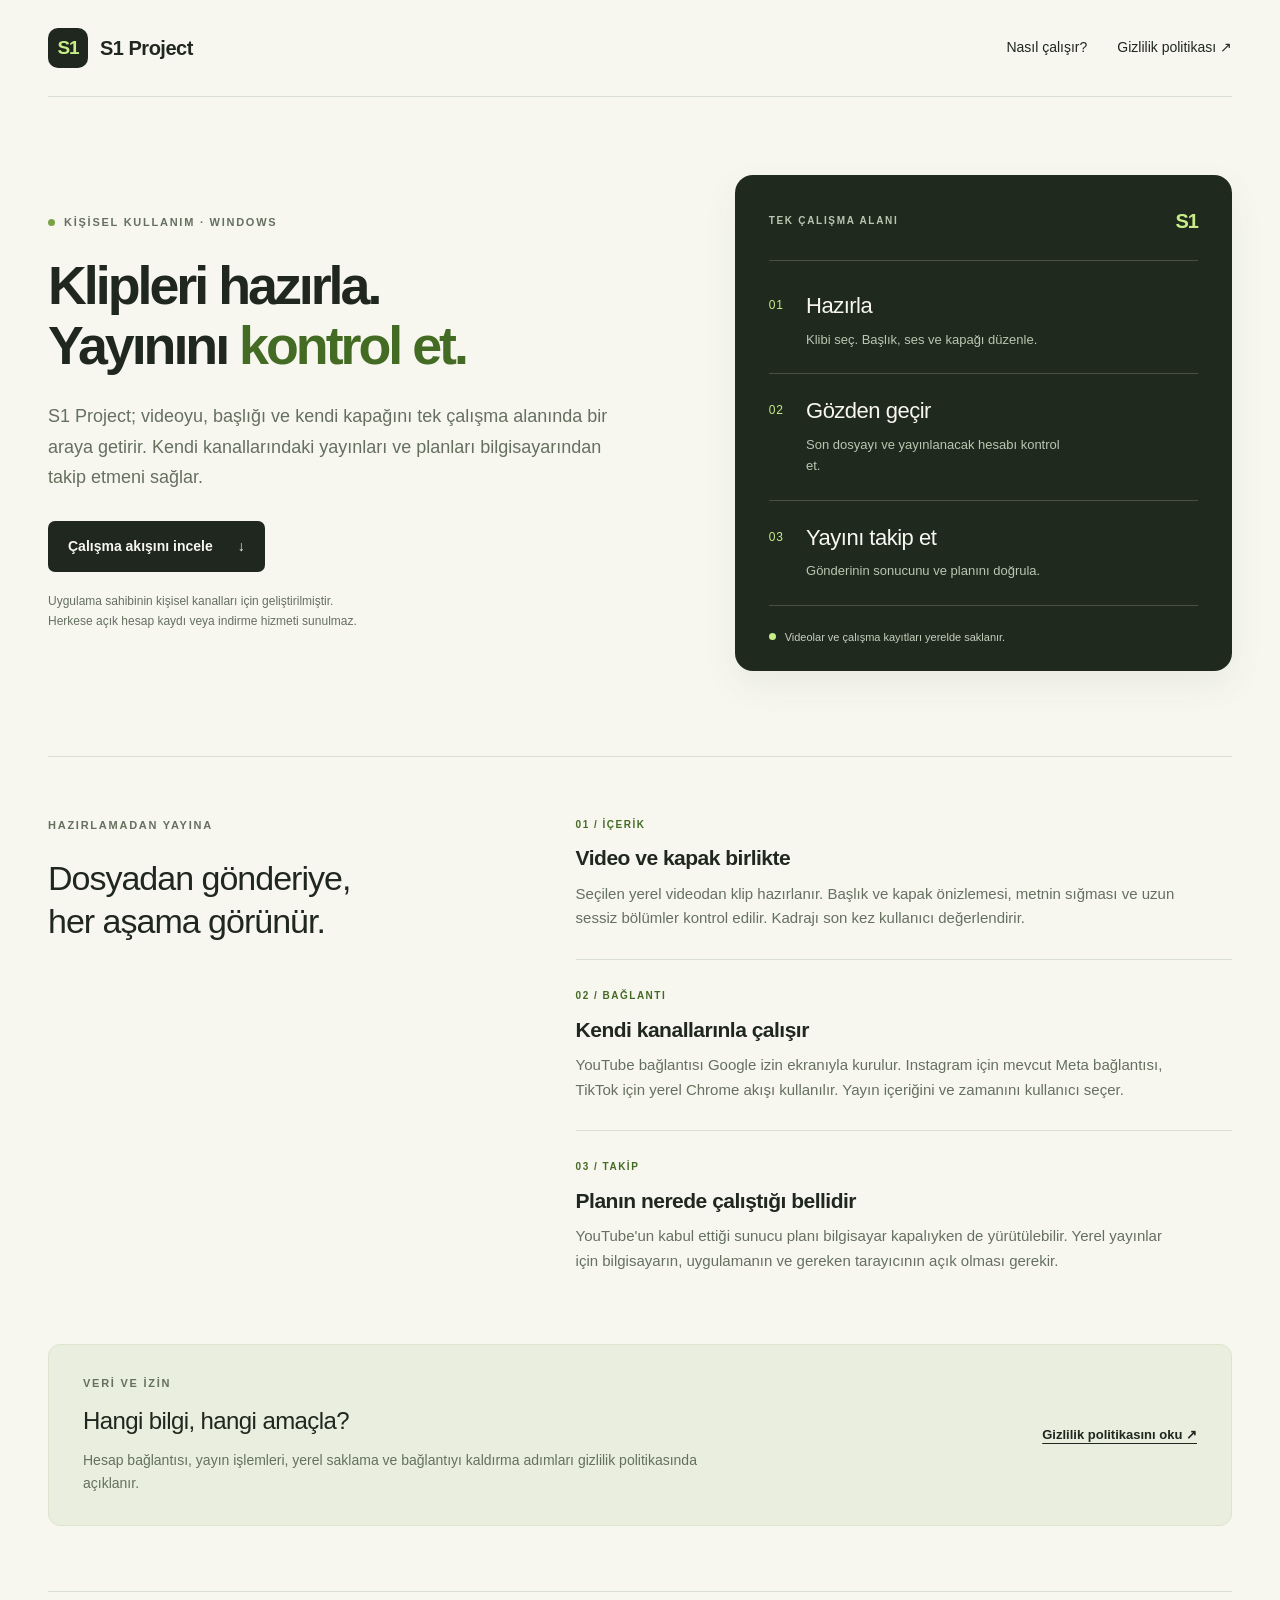
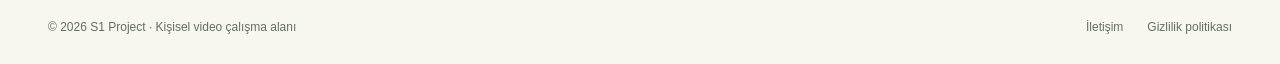
<file: index.html>
<!doctype html>
<html lang="tr">
<head>
  <meta charset="utf-8">
  <meta name="viewport" content="width=device-width,initial-scale=1">
  <meta name="robots" content="noindex">
  <meta name="description" content="S1 Project, kişisel video kliplerini hazırlamak ve kendi sosyal medya kanallarındaki yayınlarını yönetmek için kullanılan yerel bir Windows uygulamasıdır.">
  <title>S1 Project — Kişisel video çalışma alanı</title>
  <link rel="icon" href="assets/mark.svg" type="image/svg+xml">
  <link rel="stylesheet" href="assets/site.css">
</head>
<body>
  <a class="skip" href="#icerik">İçeriğe geç</a>
  <header class="site-header wrap">
    <a class="brand" href="index.html" aria-label="S1 Project ana sayfa"><span class="brand-mark" aria-hidden="true">S1</span><span>S1 Project</span></a>
    <nav aria-label="Ana menü"><a href="#isleyis">Nasıl çalışır?</a><a href="privacy.html">Gizlilik politikası <span aria-hidden="true">↗</span></a></nav>
  </header>
  <main id="icerik">
    <section class="hero wrap" aria-labelledby="hero-title">
      <div class="hero-copy">
        <p class="eyebrow"><span class="dot" aria-hidden="true"></span> KİŞİSEL KULLANIM · WINDOWS</p>
        <h1 id="hero-title">Klipleri hazırla.<br>Yayınını <span>kontrol et.</span></h1>
        <p class="lead">S1 Project; videoyu, başlığı ve kendi kapağını tek çalışma alanında bir araya getirir. Kendi kanallarındaki yayınları ve planları bilgisayarından takip etmeni sağlar.</p>
        <a class="button" href="#isleyis">Çalışma akışını incele <span aria-hidden="true">↓</span></a>
        <p class="hero-note">Uygulama sahibinin kişisel kanalları için geliştirilmiştir.<br>Herkese açık hesap kaydı veya indirme hizmeti sunulmaz.</p>
      </div>
      <div class="workflow" aria-label="Hazırlamadan yayın doğrulamasına üç adım">
        <div class="workflow-top"><span>TEK ÇALIŞMA ALANI</span><span class="small-mark" aria-hidden="true">S1</span></div>
        <ol>
          <li><span class="step">01</span><div><h2>Hazırla</h2><p>Klibi seç. Başlık, ses ve kapağı düzenle.</p></div></li>
          <li><span class="step">02</span><div><h2>Gözden geçir</h2><p>Son dosyayı ve yayınlanacak hesabı kontrol et.</p></div></li>
          <li><span class="step">03</span><div><h2>Yayını takip et</h2><p>Gönderinin sonucunu ve planını doğrula.</p></div></li>
        </ol>
        <div class="workflow-foot"><span class="dot" aria-hidden="true"></span> Videolar ve çalışma kayıtları yerelde saklanır.</div>
      </div>
    </section>
    <section id="isleyis" class="details wrap" aria-labelledby="details-title">
      <div class="section-intro"><p class="eyebrow">HAZIRLAMADAN YAYINA</p><h2 id="details-title">Dosyadan gönderiye,<br>her aşama görünür.</h2></div>
      <div class="detail-list">
        <article><span class="detail-number">01 / İÇERİK</span><h3>Video ve kapak birlikte</h3><p>Seçilen yerel videodan klip hazırlanır. Başlık ve kapak önizlemesi, metnin sığması ve uzun sessiz bölümler kontrol edilir. Kadrajı son kez kullanıcı değerlendirir.</p></article>
        <article><span class="detail-number">02 / BAĞLANTI</span><h3>Kendi kanallarınla çalışır</h3><p>YouTube bağlantısı Google izin ekranıyla kurulur. Instagram için mevcut Meta bağlantısı, TikTok için yerel Chrome akışı kullanılır. Yayın içeriğini ve zamanını kullanıcı seçer.</p></article>
        <article><span class="detail-number">03 / TAKİP</span><h3>Planın nerede çalıştığı bellidir</h3><p>YouTube'un kabul ettiği sunucu planı bilgisayar kapalıyken de yürütülebilir. Yerel yayınlar için bilgisayarın, uygulamanın ve gereken tarayıcının açık olması gerekir.</p></article>
      </div>
    </section>
    <section class="privacy-strip wrap" aria-labelledby="privacy-title"><div><p class="eyebrow">VERİ VE İZİN</p><h2 id="privacy-title">Hangi bilgi, hangi amaçla?</h2><p>Hesap bağlantısı, yayın işlemleri, yerel saklama ve bağlantıyı kaldırma adımları gizlilik politikasında açıklanır.</p></div><a class="text-link" href="privacy.html">Gizlilik politikasını oku <span aria-hidden="true">↗</span></a></section>
  </main>
  <footer class="site-footer wrap"><p>© 2026 S1 Project · Kişisel video çalışma alanı</p><div><a href="mailto:osmandeniz232@gmail.com">İletişim</a><a href="privacy.html">Gizlilik politikası</a></div></footer>
</body>
</html>
</file>
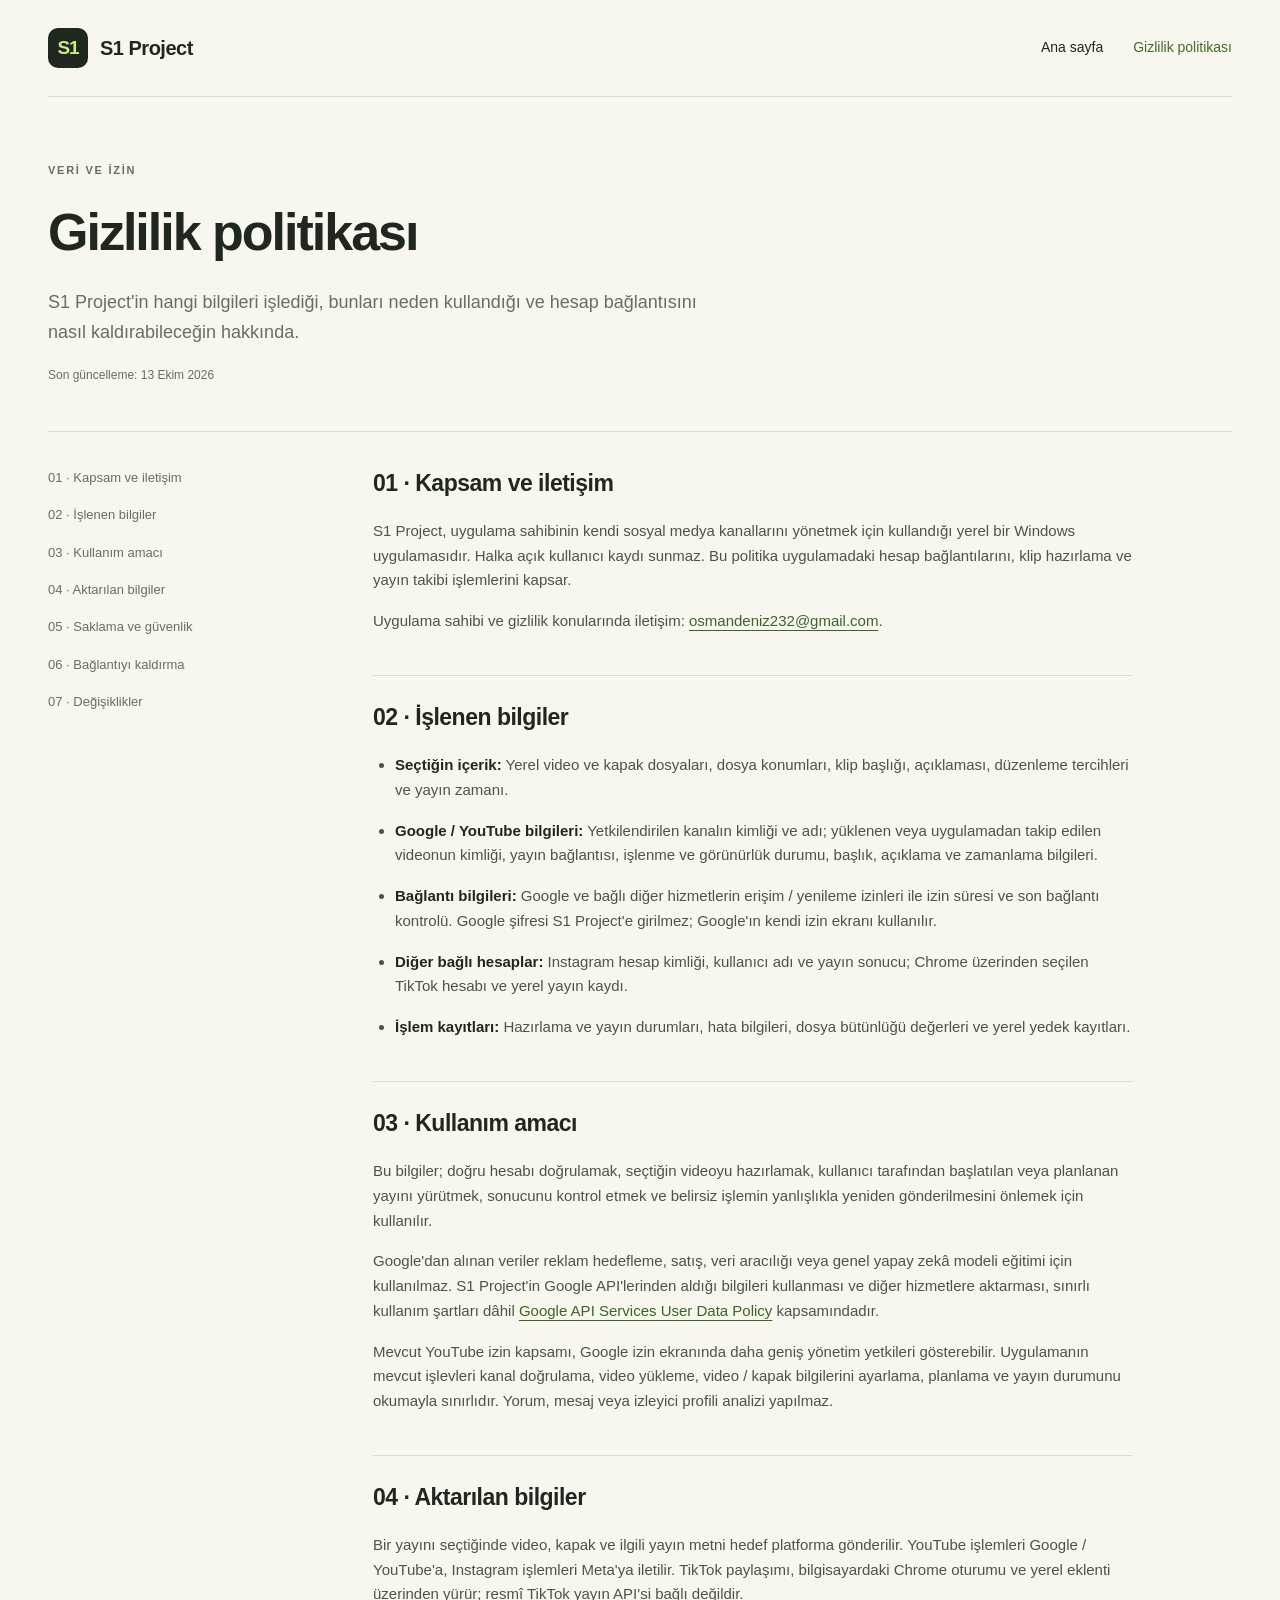
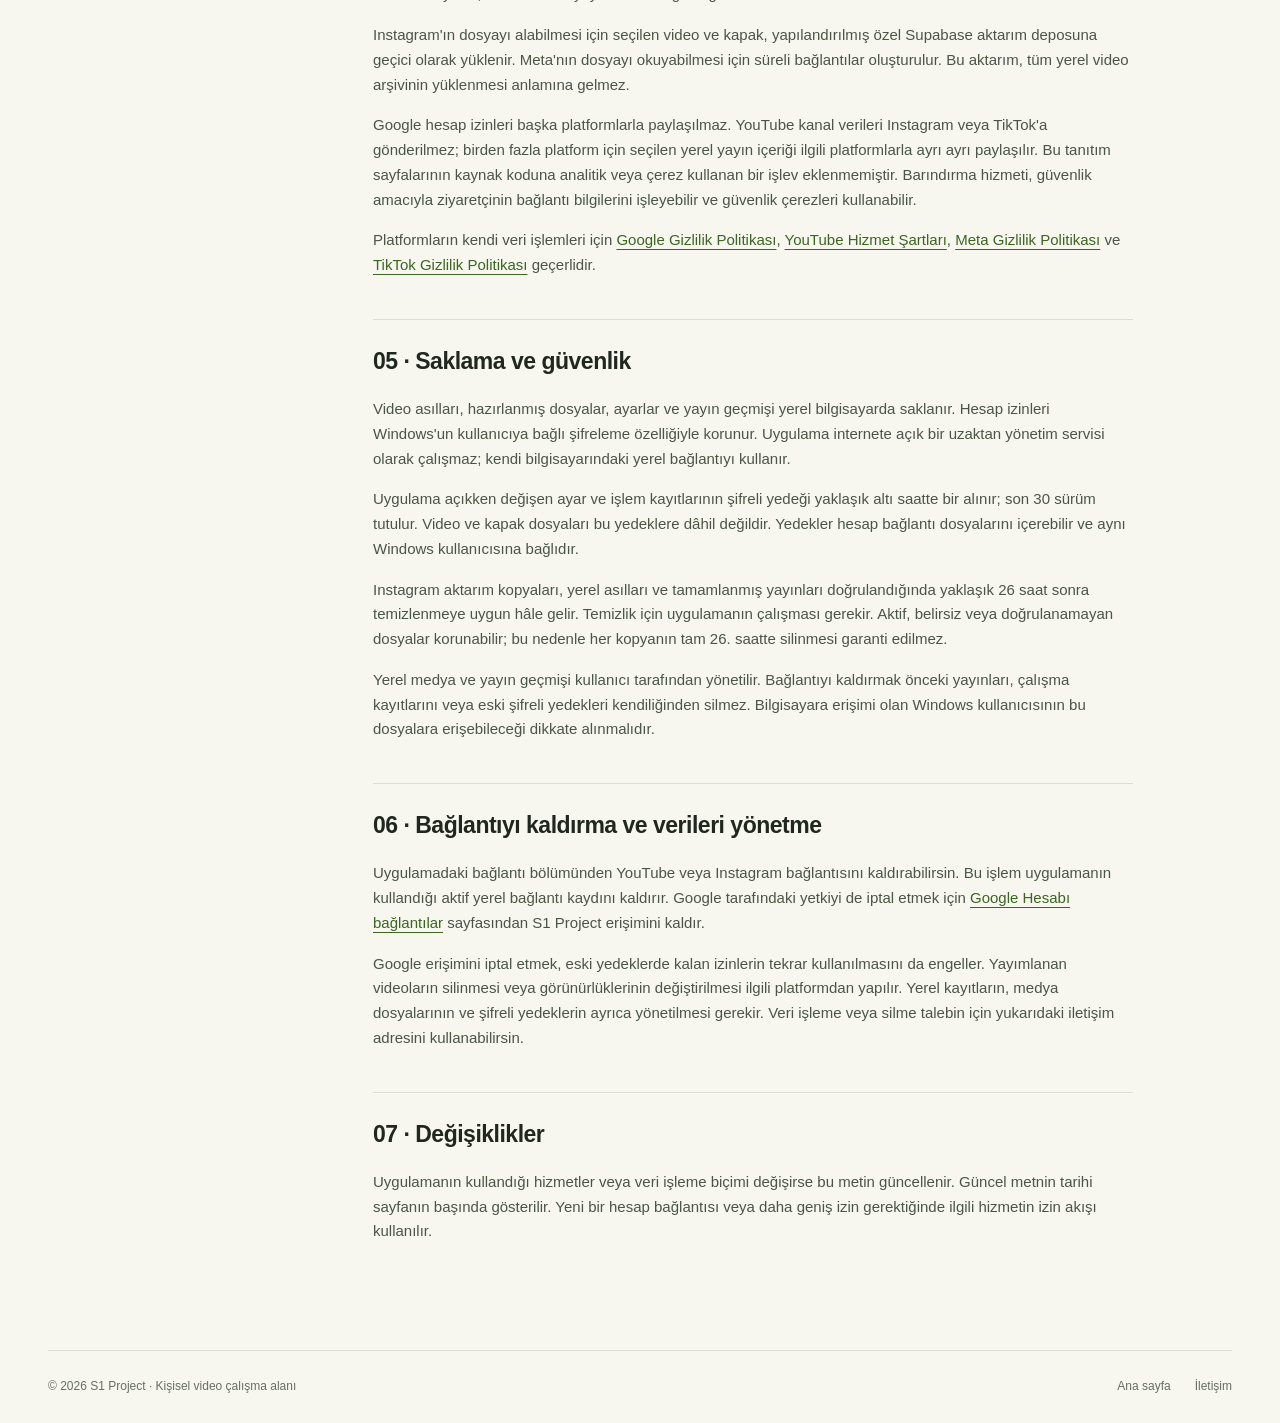
<file: privacy.html>
<!doctype html>
<html lang="tr">
<head>
  <meta charset="utf-8">
  <meta name="viewport" content="width=device-width,initial-scale=1">
  <meta name="robots" content="noindex">
  <meta name="description" content="S1 Project gizlilik politikası: Google ve YouTube verileri, yayın işlemleri, yerel saklama ve hesap bağlantısını kaldırma.">
  <title>Gizlilik politikası — S1 Project</title>
  <link rel="icon" href="assets/mark.svg" type="image/svg+xml">
  <link rel="stylesheet" href="assets/site.css">
</head>
<body>
  <a class="skip" href="#icerik">İçeriğe geç</a>
  <header class="site-header wrap"><a class="brand" href="index.html" aria-label="S1 Project ana sayfa"><span class="brand-mark" aria-hidden="true">S1</span><span>S1 Project</span></a><nav aria-label="Ana menü"><a href="index.html">Ana sayfa</a><a href="privacy.html" aria-current="page">Gizlilik politikası</a></nav></header>
  <main id="icerik" class="policy wrap">
    <div class="policy-intro"><p class="eyebrow">VERİ VE İZİN</p><h1>Gizlilik politikası</h1><p class="lead">S1 Project'in hangi bilgileri işlediği, bunları neden kullandığı ve hesap bağlantısını nasıl kaldırabileceğin hakkında.</p><p class="updated">Son güncelleme: 13 Ekim 2026</p></div>
    <div class="policy-layout">
      <aside><nav aria-label="Politika içindekiler"><a href="#kapsam">01 · Kapsam ve iletişim</a><a href="#bilgiler">02 · İşlenen bilgiler</a><a href="#amac">03 · Kullanım amacı</a><a href="#paylasim">04 · Aktarılan bilgiler</a><a href="#saklama">05 · Saklama ve güvenlik</a><a href="#kontrol">06 · Bağlantıyı kaldırma</a><a href="#degisiklik">07 · Değişiklikler</a></nav></aside>
      <div class="policy-body">
        <section id="kapsam"><h2>01 · Kapsam ve iletişim</h2><p>S1 Project, uygulama sahibinin kendi sosyal medya kanallarını yönetmek için kullandığı yerel bir Windows uygulamasıdır. Halka açık kullanıcı kaydı sunmaz. Bu politika uygulamadaki hesap bağlantılarını, klip hazırlama ve yayın takibi işlemlerini kapsar.</p><p>Uygulama sahibi ve gizlilik konularında iletişim: <a href="mailto:osmandeniz232@gmail.com">osmandeniz232@gmail.com</a>.</p></section>
        <section id="bilgiler"><h2>02 · İşlenen bilgiler</h2><ul><li><strong>Seçtiğin içerik:</strong> Yerel video ve kapak dosyaları, dosya konumları, klip başlığı, açıklaması, düzenleme tercihleri ve yayın zamanı.</li><li><strong>Google / YouTube bilgileri:</strong> Yetkilendirilen kanalın kimliği ve adı; yüklenen veya uygulamadan takip edilen videonun kimliği, yayın bağlantısı, işlenme ve görünürlük durumu, başlık, açıklama ve zamanlama bilgileri.</li><li><strong>Bağlantı bilgileri:</strong> Google ve bağlı diğer hizmetlerin erişim / yenileme izinleri ile izin süresi ve son bağlantı kontrolü. Google şifresi S1 Project'e girilmez; Google'ın kendi izin ekranı kullanılır.</li><li><strong>Diğer bağlı hesaplar:</strong> Instagram hesap kimliği, kullanıcı adı ve yayın sonucu; Chrome üzerinden seçilen TikTok hesabı ve yerel yayın kaydı.</li><li><strong>İşlem kayıtları:</strong> Hazırlama ve yayın durumları, hata bilgileri, dosya bütünlüğü değerleri ve yerel yedek kayıtları.</li></ul></section>
        <section id="amac"><h2>03 · Kullanım amacı</h2><p>Bu bilgiler; doğru hesabı doğrulamak, seçtiğin videoyu hazırlamak, kullanıcı tarafından başlatılan veya planlanan yayını yürütmek, sonucunu kontrol etmek ve belirsiz işlemin yanlışlıkla yeniden gönderilmesini önlemek için kullanılır.</p><p>Google'dan alınan veriler reklam hedefleme, satış, veri aracılığı veya genel yapay zekâ modeli eğitimi için kullanılmaz. S1 Project'in Google API'lerinden aldığı bilgileri kullanması ve diğer hizmetlere aktarması, sınırlı kullanım şartları dâhil <a href="https://developers.google.com/terms/api-services-user-data-policy">Google API Services User Data Policy</a> kapsamındadır.</p><p>Mevcut YouTube izin kapsamı, Google izin ekranında daha geniş yönetim yetkileri gösterebilir. Uygulamanın mevcut işlevleri kanal doğrulama, video yükleme, video / kapak bilgilerini ayarlama, planlama ve yayın durumunu okumayla sınırlıdır. Yorum, mesaj veya izleyici profili analizi yapılmaz.</p></section>
        <section id="paylasim"><h2>04 · Aktarılan bilgiler</h2><p>Bir yayını seçtiğinde video, kapak ve ilgili yayın metni hedef platforma gönderilir. YouTube işlemleri Google / YouTube'a, Instagram işlemleri Meta'ya iletilir. TikTok paylaşımı, bilgisayardaki Chrome oturumu ve yerel eklenti üzerinden yürür; resmî TikTok yayın API'si bağlı değildir.</p><p>Instagram'ın dosyayı alabilmesi için seçilen video ve kapak, yapılandırılmış özel Supabase aktarım deposuna geçici olarak yüklenir. Meta'nın dosyayı okuyabilmesi için süreli bağlantılar oluşturulur. Bu aktarım, tüm yerel video arşivinin yüklenmesi anlamına gelmez.</p><p>Google hesap izinleri başka platformlarla paylaşılmaz. YouTube kanal verileri Instagram veya TikTok'a gönderilmez; birden fazla platform için seçilen yerel yayın içeriği ilgili platformlarla ayrı ayrı paylaşılır. Bu tanıtım sayfalarının kaynak koduna analitik veya çerez kullanan bir işlev eklenmemiştir. Barındırma hizmeti, güvenlik amacıyla ziyaretçinin bağlantı bilgilerini işleyebilir ve güvenlik çerezleri kullanabilir.</p><p>Platformların kendi veri işlemleri için <a href="https://policies.google.com/privacy">Google Gizlilik Politikası</a>, <a href="https://www.youtube.com/t/terms">YouTube Hizmet Şartları</a>, <a href="https://privacycenter.instagram.com/policy/">Meta Gizlilik Politikası</a> ve <a href="https://www.tiktok.com/legal/page/eea/privacy-policy/en">TikTok Gizlilik Politikası</a> geçerlidir.</p></section>
        <section id="saklama"><h2>05 · Saklama ve güvenlik</h2><p>Video asılları, hazırlanmış dosyalar, ayarlar ve yayın geçmişi yerel bilgisayarda saklanır. Hesap izinleri Windows'un kullanıcıya bağlı şifreleme özelliğiyle korunur. Uygulama internete açık bir uzaktan yönetim servisi olarak çalışmaz; kendi bilgisayarındaki yerel bağlantıyı kullanır.</p><p>Uygulama açıkken değişen ayar ve işlem kayıtlarının şifreli yedeği yaklaşık altı saatte bir alınır; son 30 sürüm tutulur. Video ve kapak dosyaları bu yedeklere dâhil değildir. Yedekler hesap bağlantı dosyalarını içerebilir ve aynı Windows kullanıcısına bağlıdır.</p><p>Instagram aktarım kopyaları, yerel asılları ve tamamlanmış yayınları doğrulandığında yaklaşık 26 saat sonra temizlenmeye uygun hâle gelir. Temizlik için uygulamanın çalışması gerekir. Aktif, belirsiz veya doğrulanamayan dosyalar korunabilir; bu nedenle her kopyanın tam 26. saatte silinmesi garanti edilmez.</p><p>Yerel medya ve yayın geçmişi kullanıcı tarafından yönetilir. Bağlantıyı kaldırmak önceki yayınları, çalışma kayıtlarını veya eski şifreli yedekleri kendiliğinden silmez. Bilgisayara erişimi olan Windows kullanıcısının bu dosyalara erişebileceği dikkate alınmalıdır.</p></section>
        <section id="kontrol"><h2>06 · Bağlantıyı kaldırma ve verileri yönetme</h2><p>Uygulamadaki bağlantı bölümünden YouTube veya Instagram bağlantısını kaldırabilirsin. Bu işlem uygulamanın kullandığı aktif yerel bağlantı kaydını kaldırır. Google tarafındaki yetkiyi de iptal etmek için <a href="https://myaccount.google.com/connections">Google Hesabı bağlantılar</a> sayfasından S1 Project erişimini kaldır.</p><p>Google erişimini iptal etmek, eski yedeklerde kalan izinlerin tekrar kullanılmasını da engeller. Yayımlanan videoların silinmesi veya görünürlüklerinin değiştirilmesi ilgili platformdan yapılır. Yerel kayıtların, medya dosyalarının ve şifreli yedeklerin ayrıca yönetilmesi gerekir. Veri işleme veya silme talebin için yukarıdaki iletişim adresini kullanabilirsin.</p></section>
        <section id="degisiklik"><h2>07 · Değişiklikler</h2><p>Uygulamanın kullandığı hizmetler veya veri işleme biçimi değişirse bu metin güncellenir. Güncel metnin tarihi sayfanın başında gösterilir. Yeni bir hesap bağlantısı veya daha geniş izin gerektiğinde ilgili hizmetin izin akışı kullanılır.</p></section>
      </div>
    </div>
  </main>
  <footer class="site-footer wrap"><p>© 2026 S1 Project · Kişisel video çalışma alanı</p><div><a href="index.html">Ana sayfa</a><a href="mailto:osmandeniz232@gmail.com">İletişim</a></div></footer>
</body>
</html>
</file>
<file: assets/site.css>
:root{--ink:#20271f;--paper:#f7f7f0;--muted:#65705f;--green:#c8ed87;--line:#d9dfd1;--dark:#20291e;--accent:#446b24;--wide:1200px}
*{box-sizing:border-box}html{scroll-behavior:smooth;scroll-padding-top:30px}body{margin:0;background:var(--paper);color:var(--ink);font-family:Inter,"Segoe UI",Arial,sans-serif;font-size:16px;line-height:1.65;-webkit-font-smoothing:antialiased}a{color:inherit;text-underline-offset:4px}a:focus-visible{outline:3px solid var(--accent);outline-offset:6px;border-radius:3px}.wrap{width:min(var(--wide),calc(100% - 96px));margin-inline:auto}.skip{position:fixed;top:-80px;left:20px;z-index:5;background:var(--green);padding:12px 20px}.skip:focus{top:16px}.site-header{display:flex;align-items:center;justify-content:space-between;gap:24px;padding-block:28px;border-bottom:1px solid var(--line)}.brand{display:inline-flex;align-items:center;gap:12px;font-size:20px;font-weight:700;text-decoration:none;letter-spacing:-.5px}.brand-mark{display:grid;place-items:center;background:var(--ink);color:var(--green);height:40px;width:40px;border-radius:10px;font-size:19px;letter-spacing:-1px}.site-header nav{display:flex;gap:30px;font-size:14px}.site-header nav a{text-decoration:none}.site-header nav a:hover{text-decoration:underline}.site-header nav a[aria-current]{color:var(--accent)}.hero{display:grid;grid-template-columns:1.25fr 1fr;gap:65px;align-items:center;padding-block:78px 85px}.eyebrow{font-size:11px;letter-spacing:1.75px;font-weight:700;line-height:1.5;margin:0 0 24px;color:var(--muted);display:flex;align-items:center;gap:9px}.dot{height:7px;width:7px;background:#79a346;border-radius:50%;display:inline-block;flex-shrink:0}h1,h2,h3,p{margin-top:0}h1{font-size:clamp(40px,4.2vw,62px);line-height:1.12;font-weight:600;letter-spacing:-3px;margin-bottom:26px}h1 span{color:var(--accent)}.lead{font-size:18px;line-height:1.7;color:var(--muted);max-width:560px;margin-bottom:28px}.button{display:inline-flex;align-items:center;gap:25px;background:var(--ink);color:var(--paper);padding:14px 20px;border-radius:7px;font-size:14px;text-decoration:none;font-weight:600}.button:hover{background:var(--accent)}.hero-note{font-size:12px;color:var(--muted);line-height:1.65;margin:20px 0 0}.workflow{background:var(--dark);color:var(--paper);border-radius:18px;padding:30px 34px 25px;box-shadow:0 14px 35px #34412712}.workflow-top{display:flex;justify-content:space-between;align-items:center;font-size:10px;font-weight:600;letter-spacing:1.7px;color:#b9c6b0;border-bottom:1px solid #48513f;padding-bottom:22px}.small-mark{color:var(--green);font-size:20px;letter-spacing:-1px}.workflow ol{padding:0;margin:8px 0 0;list-style:none}.workflow li{display:flex;gap:22px;padding-block:23px;border-bottom:1px solid #48513f}.workflow .step{color:var(--green);font-size:12px;padding-top:4px;letter-spacing:1px}.workflow h2{font-size:22px;font-weight:500;letter-spacing:-.5px;line-height:1.3;margin-bottom:8px}.workflow p{font-size:13px;color:#b9c6b0;line-height:1.65;margin:0;max-width:270px}.workflow-foot{font-size:11px;display:flex;align-items:center;gap:9px;padding-top:22px;color:#c5d0bd}.workflow-foot .dot{background:var(--green)}.details{display:grid;grid-template-columns:1fr 1.5fr;gap:90px;padding-block:60px 70px;border-top:1px solid var(--line)}.section-intro h2{font-size:34px;letter-spacing:-1px;font-weight:500;line-height:1.25}.detail-list{display:grid;gap:28px}.detail-list article{padding-bottom:28px;border-bottom:1px solid var(--line)}.detail-list article:last-child{border-bottom:0;padding-bottom:0}.detail-number{display:block;color:var(--accent);font-size:10px;font-weight:700;letter-spacing:1.5px;margin-bottom:10px}.detail-list h3{font-size:21px;letter-spacing:-.5px;line-height:1.4;font-weight:600;margin-bottom:9px}.detail-list p{font-size:15px;color:var(--muted);margin:0;max-width:610px}.privacy-strip{background:#e9eedf;border:1px solid #dce5cd;border-radius:12px;padding:30px 34px;display:flex;justify-content:space-between;align-items:center;gap:36px}.privacy-strip .eyebrow{margin-bottom:10px}.privacy-strip h2{font-size:24px;font-weight:500;letter-spacing:-.6px;margin-bottom:8px}.privacy-strip p:not(.eyebrow){max-width:640px;font-size:14px;color:var(--muted);margin:0}.text-link{white-space:nowrap;font-size:13px;font-weight:600}.site-footer{margin-top:65px;padding-block:26px;display:flex;justify-content:space-between;gap:20px;border-top:1px solid var(--line);color:var(--muted);font-size:12px}.site-footer p{margin:0}.site-footer div{display:flex;gap:24px}.site-footer a{text-decoration:none}.site-footer a:hover{text-decoration:underline}.policy{padding-top:65px}.policy-intro{max-width:760px;margin-bottom:45px}.policy-intro h1{font-size:52px;letter-spacing:-2px}.policy-intro .lead{max-width:690px;margin-bottom:18px}.updated{font-size:12px;color:var(--muted)}.policy-layout{display:grid;grid-template-columns:250px 1fr;gap:75px;border-top:1px solid var(--line);padding-top:35px}.policy aside nav{position:sticky;top:30px;display:grid;gap:16px}.policy aside a{text-decoration:none;color:var(--muted);font-size:13px}.policy aside a:hover{color:var(--accent);text-decoration:underline}.policy-body{max-width:760px}.policy-body section{padding-bottom:25px;margin-bottom:25px;border-bottom:1px solid var(--line)}.policy-body section:last-child{border:0;margin-bottom:0}.policy-body h2{font-size:23px;letter-spacing:-.5px;font-weight:600;line-height:1.4;margin-bottom:20px}.policy-body p,.policy-body li{font-size:15px;color:#4a5545;margin-bottom:16px;overflow-wrap:anywhere}.policy-body ul{padding-left:22px}.policy-body a{color:#3b6520}.policy-body strong{color:var(--ink);font-weight:600}
@media(max-width:960px){.wrap{width:calc(100% - 64px)}.hero{gap:35px;padding-block:55px}h1{letter-spacing:-2px;font-size:45px}.lead{font-size:16px}.workflow{padding:25px}.details{gap:45px}.policy-layout{gap:35px;grid-template-columns:210px 1fr}.privacy-strip{align-items:flex-start;flex-direction:column;gap:20px}}
@media(max-width:650px){.wrap{width:calc(100% - 40px)}.site-header{padding-block:20px;align-items:flex-start;gap:18px}.brand{font-size:17px;white-space:nowrap;gap:9px}.brand-mark{height:34px;width:34px;font-size:16px}.site-header nav{font-size:12px;gap:10px;flex-direction:column;align-items:flex-end;line-height:1.5}.hero{display:block;padding-block:40px 45px}.hero h1{font-size:42px;letter-spacing:-1.8px}.eyebrow{font-size:10px;letter-spacing:1.2px;margin-bottom:20px}.hero .lead{font-size:16px}.workflow{margin-top:35px;padding:25px;border-radius:12px}.workflow li{padding-block:20px}.workflow-foot{font-size:10px}.details{display:block;padding-block:35px 40px}.section-intro h2{font-size:29px;margin-bottom:30px}.detail-list{gap:24px}.privacy-strip{padding:24px}.privacy-strip h2{font-size:22px}.site-footer{margin-top:40px;flex-direction:column;padding-block:20px;gap:12px}.policy{padding-top:38px}.policy-intro h1{font-size:36px;letter-spacing:-1.3px}.policy-intro .lead{font-size:16px}.policy-layout{display:block;padding-top:24px}.policy aside{margin-bottom:30px}.policy aside nav{position:static;grid-template-columns:1fr 1fr;gap:12px}.policy aside a{font-size:11px}.policy-body h2{font-size:21px}.policy-body p,.policy-body li{font-size:14px}}
@media(prefers-reduced-motion:reduce){html{scroll-behavior:auto}}
@media print{body{background:white}.site-header nav,.skip,.policy aside{display:none}.wrap{width:100%}.policy-layout{display:block}.policy-body{max-width:none}.policy{padding-top:20px}.policy-intro h1{font-size:32px}.policy-body section{break-inside:avoid}.site-footer{margin-top:20px}}
</file>
